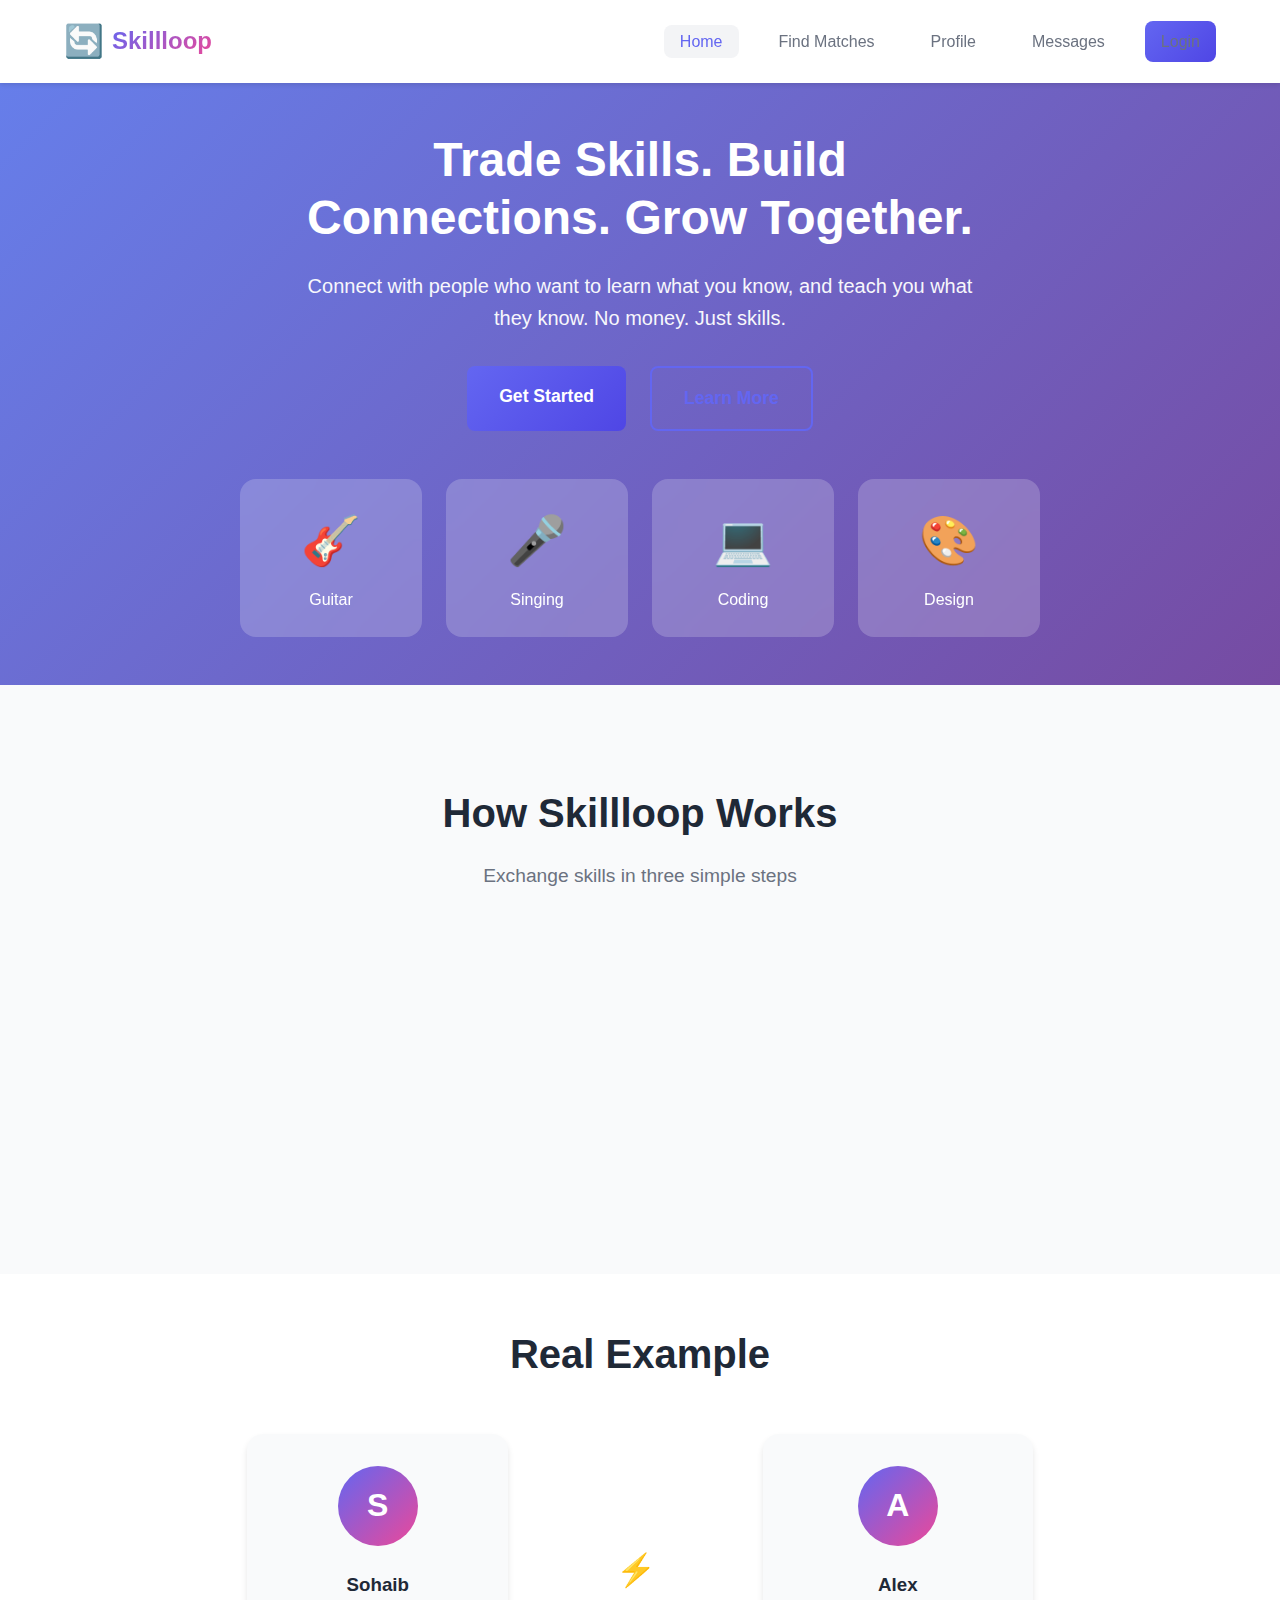
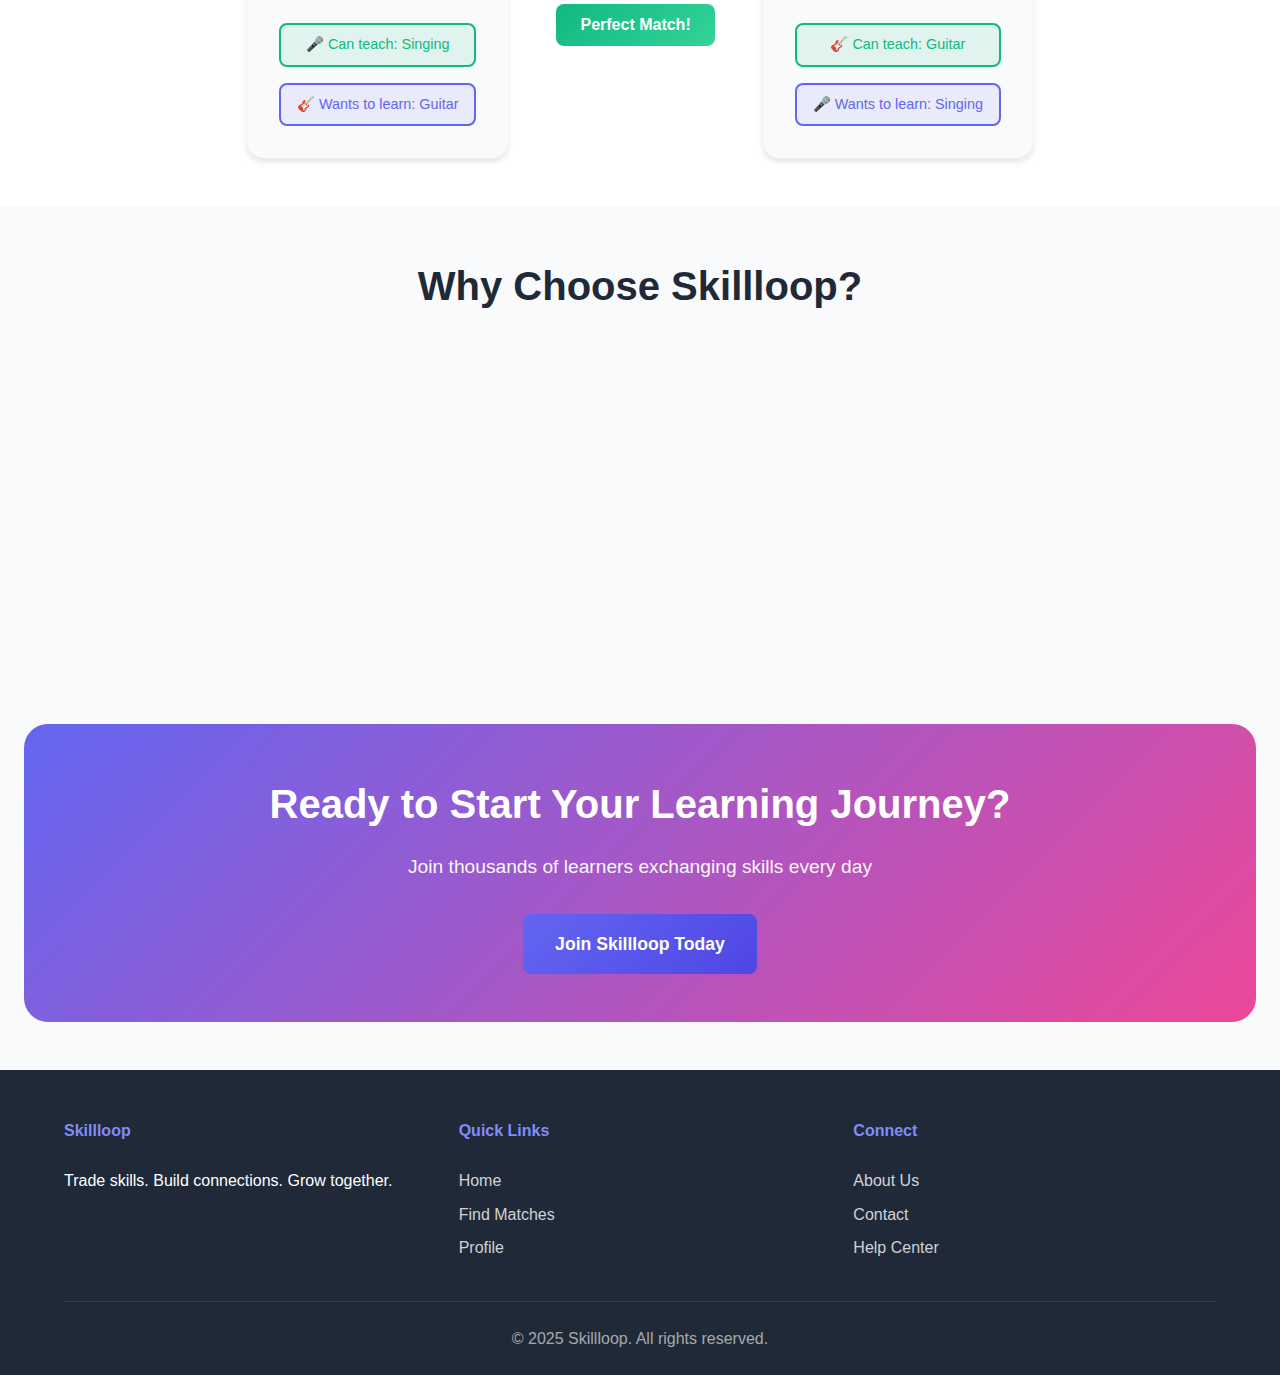
<file: index.html>
<!DOCTYPE html>
<html lang="en">
<head>
    <meta charset="UTF-8">
    <meta name="viewport" content="width=device-width, initial-scale=1.0">
    <title>Skillloop - Trade Skills. Build Connections. Grow Together.</title>
    <link rel="stylesheet" href="styles.css">
</head>
<body>
    <nav class="navbar">
        <div class="container">
            <div class="nav-content">
                <a href="index.html" class="logo">
                    <span class="logo-icon">🔄</span>
                    <span class="logo-text">Skillloop</span>
                </a>
                <ul class="nav-links">
                    <li><a href="index.html" class="active">Home</a></li>
                    <li><a href="matchmaking.html">Find Matches</a></li>
                    <li><a href="profile.html">Profile</a></li>
                    <li><a href="messages.html">Messages</a></li>
                    <li><a href="login.html" class="btn-primary">Login</a></li>
                </ul>
            </div>
        </div>
    </nav>

    <section class="hero">
        <div class="container">
            <div class="hero-content">
                <h1 class="hero-title">Trade Skills. Build Connections. Grow Together.</h1>
                <p class="hero-subtitle">Connect with people who want to learn what you know, and teach you what they know. No money. Just skills.</p>
                <div class="hero-buttons">
                    <a href="signup.html" class="btn-large btn-primary">Get Started</a>
                    <a href="#how-it-works" class="btn-large btn-secondary">Learn More</a>
                </div>
            </div>
            <div class="hero-image">
                <div class="skill-card">
                    <div class="skill-icon">🎸</div>
                    <p>Guitar</p>
                </div>
                <div class="skill-card">
                    <div class="skill-icon">🎤</div>
                    <p>Singing</p>
                </div>
                <div class="skill-card">
                    <div class="skill-icon">💻</div>
                    <p>Coding</p>
                </div>
                <div class="skill-card">
                    <div class="skill-icon">🎨</div>
                    <p>Design</p>
                </div>
            </div>
        </div>
    </section>

    <section id="how-it-works" class="how-it-works">
        <div class="container">
            <h2 class="section-title">How Skillloop Works</h2>
            <p class="section-subtitle">Exchange skills in three simple steps</p>
            <div class="steps">
                <div class="step">
                    <div class="step-number">1</div>
                    <div class="step-icon">📝</div>
                    <h3>Create Your Profile</h3>
                    <p>List the skills you can teach and what you want to learn</p>
                </div>
                <div class="step">
                    <div class="step-number">2</div>
                    <div class="step-icon">🤝</div>
                    <h3>Find Your Match</h3>
                    <p>Our smart matchmaking connects you with complementary learners</p>
                </div>
                <div class="step">
                    <div class="step-number">3</div>
                    <div class="step-icon">🚀</div>
                    <h3>Start Learning</h3>
                    <p>Connect, chat, and begin your skill exchange journey</p>
                </div>
            </div>
        </div>
    </section>

    <section class="example">
        <div class="container">
            <h2 class="section-title">Real Example</h2>
            <div class="example-content">
                <div class="example-card">
                    <div class="avatar">S</div>
                    <h3>Sohaib</h3>
                    <div class="skills-display">
                        <div class="skill-tag teach">🎤 Can teach: Singing</div>
                        <div class="skill-tag learn">🎸 Wants to learn: Guitar</div>
                    </div>
                </div>
                <div class="match-arrow">
                    <span class="arrow-icon">⚡</span>
                    <span class="match-text">Perfect Match!</span>
                </div>
                <div class="example-card">
                    <div class="avatar">A</div>
                    <h3>Alex</h3>
                    <div class="skills-display">
                        <div class="skill-tag teach">🎸 Can teach: Guitar</div>
                        <div class="skill-tag learn">🎤 Wants to learn: Singing</div>
                    </div>
                </div>
            </div>
        </div>
    </section>

    <section class="features">
        <div class="container">
            <h2 class="section-title">Why Choose Skillloop?</h2>
            <div class="feature-grid">
                <div class="feature">
                    <div class="feature-icon">💰</div>
                    <h3>100% Free</h3>
                    <p>No payment required. Exchange skills, not money.</p>
                </div>
                <div class="feature">
                    <div class="feature-icon">🌍</div>
                    <h3>Global Community</h3>
                    <p>Connect with learners from around the world.</p>
                </div>
                <div class="feature">
                    <div class="feature-icon">🎯</div>
                    <h3>Smart Matching</h3>
                    <p>Find the perfect learning partner automatically.</p>
                </div>
                <div class="feature">
                    <div class="feature-icon">💬</div>
                    <h3>Easy Communication</h3>
                    <p>Built-in messaging to coordinate your exchanges.</p>
                </div>
            </div>
        </div>
    </section>

    <section class="cta">
        <div class="container">
            <h2>Ready to Start Your Learning Journey?</h2>
            <p>Join thousands of learners exchanging skills every day</p>
            <a href="signup.html" class="btn-large btn-primary">Join Skillloop Today</a>
        </div>
    </section>

    <footer class="footer">
        <div class="container">
            <div class="footer-content">
                <div class="footer-section">
                    <h4>Skillloop</h4>
                    <p>Trade skills. Build connections. Grow together.</p>
                </div>
                <div class="footer-section">
                    <h4>Quick Links</h4>
                    <ul>
                        <li><a href="index.html">Home</a></li>
                        <li><a href="matchmaking.html">Find Matches</a></li>
                        <li><a href="profile.html">Profile</a></li>
                    </ul>
                </div>
                <div class="footer-section">
                    <h4>Connect</h4>
                    <ul>
                        <li><a href="#">About Us</a></li>
                        <li><a href="#">Contact</a></li>
                        <li><a href="#">Help Center</a></li>
                    </ul>
                </div>
            </div>
            <div class="footer-bottom">
                <p>&copy; 2025 Skillloop. All rights reserved.</p>
            </div>
        </div>
    </footer>

    <script src="script.js"></script>
</body>
</html>
</file>
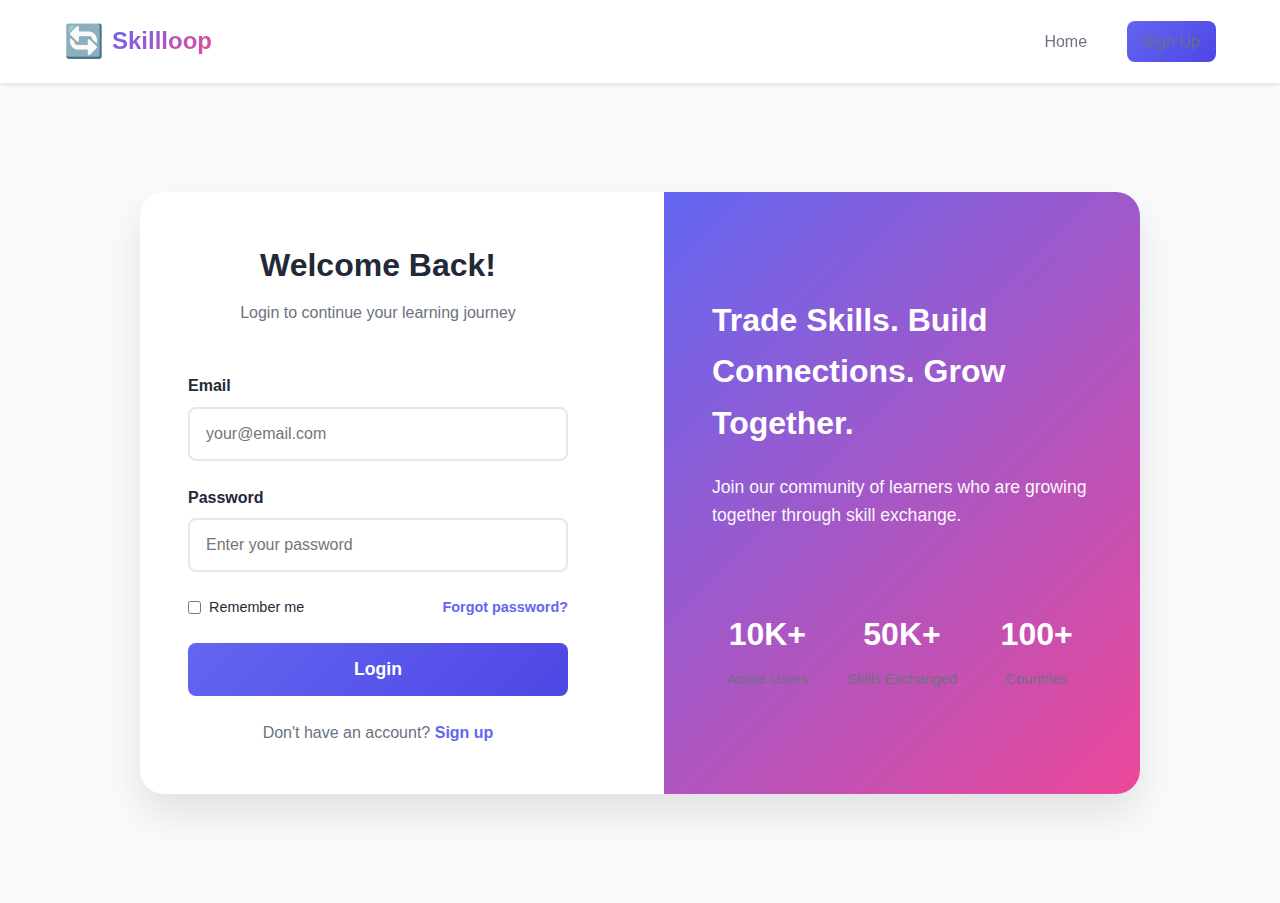
<file: login.html>
<!DOCTYPE html>
<html lang="en">
<head>
    <meta charset="UTF-8">
    <meta name="viewport" content="width=device-width, initial-scale=1.0">
    <title>Login - Skillloop</title>
    <link rel="stylesheet" href="styles.css">
</head>
<body>
    <nav class="navbar">
        <div class="container">
            <div class="nav-content">
                <a href="index.html" class="logo">
                    <span class="logo-icon">🔄</span>
                    <span class="logo-text">Skillloop</span>
                </a>
                <ul class="nav-links">
                    <li><a href="index.html">Home</a></li>
                    <li><a href="signup.html" class="btn-primary">Sign Up</a></li>
                </ul>
            </div>
        </div>
    </nav>

    <section class="auth-section">
        <div class="auth-container">
            <div class="auth-box">
                <div class="auth-header">
                    <h1>Welcome Back!</h1>
                    <p>Login to continue your learning journey</p>
                </div>
                <form id="loginForm" class="auth-form">
                    <div class="form-group">
                        <label for="email">Email</label>
                        <input type="email" id="email" name="email" required placeholder="your@email.com">
                    </div>
                    <div class="form-group">
                        <label for="password">Password</label>
                        <input type="password" id="password" name="password" required placeholder="Enter your password">
                    </div>
                    <div class="form-options">
                        <label class="checkbox-label">
                            <input type="checkbox" name="remember">
                            <span>Remember me</span>
                        </label>
                        <a href="#" class="link">Forgot password?</a>
                    </div>
                    <button type="submit" class="btn-large btn-primary">Login</button>
                </form>
                <div class="auth-footer">
                    <p>Don't have an account? <a href="signup.html" class="link">Sign up</a></p>
                </div>
            </div>
            <div class="auth-visual">
                <h2>Trade Skills. Build Connections. Grow Together.</h2>
                <p>Join our community of learners who are growing together through skill exchange.</p>
                <div class="visual-stats">
                    <div class="stat">
                        <div class="stat-number">10K+</div>
                        <div class="stat-label">Active Users</div>
                    </div>
                    <div class="stat">
                        <div class="stat-number">50K+</div>
                        <div class="stat-label">Skills Exchanged</div>
                    </div>
                    <div class="stat">
                        <div class="stat-number">100+</div>
                        <div class="stat-label">Countries</div>
                    </div>
                </div>
            </div>
        </div>
    </section>

    <script src="script.js"></script>
</body>
</html>
</file>
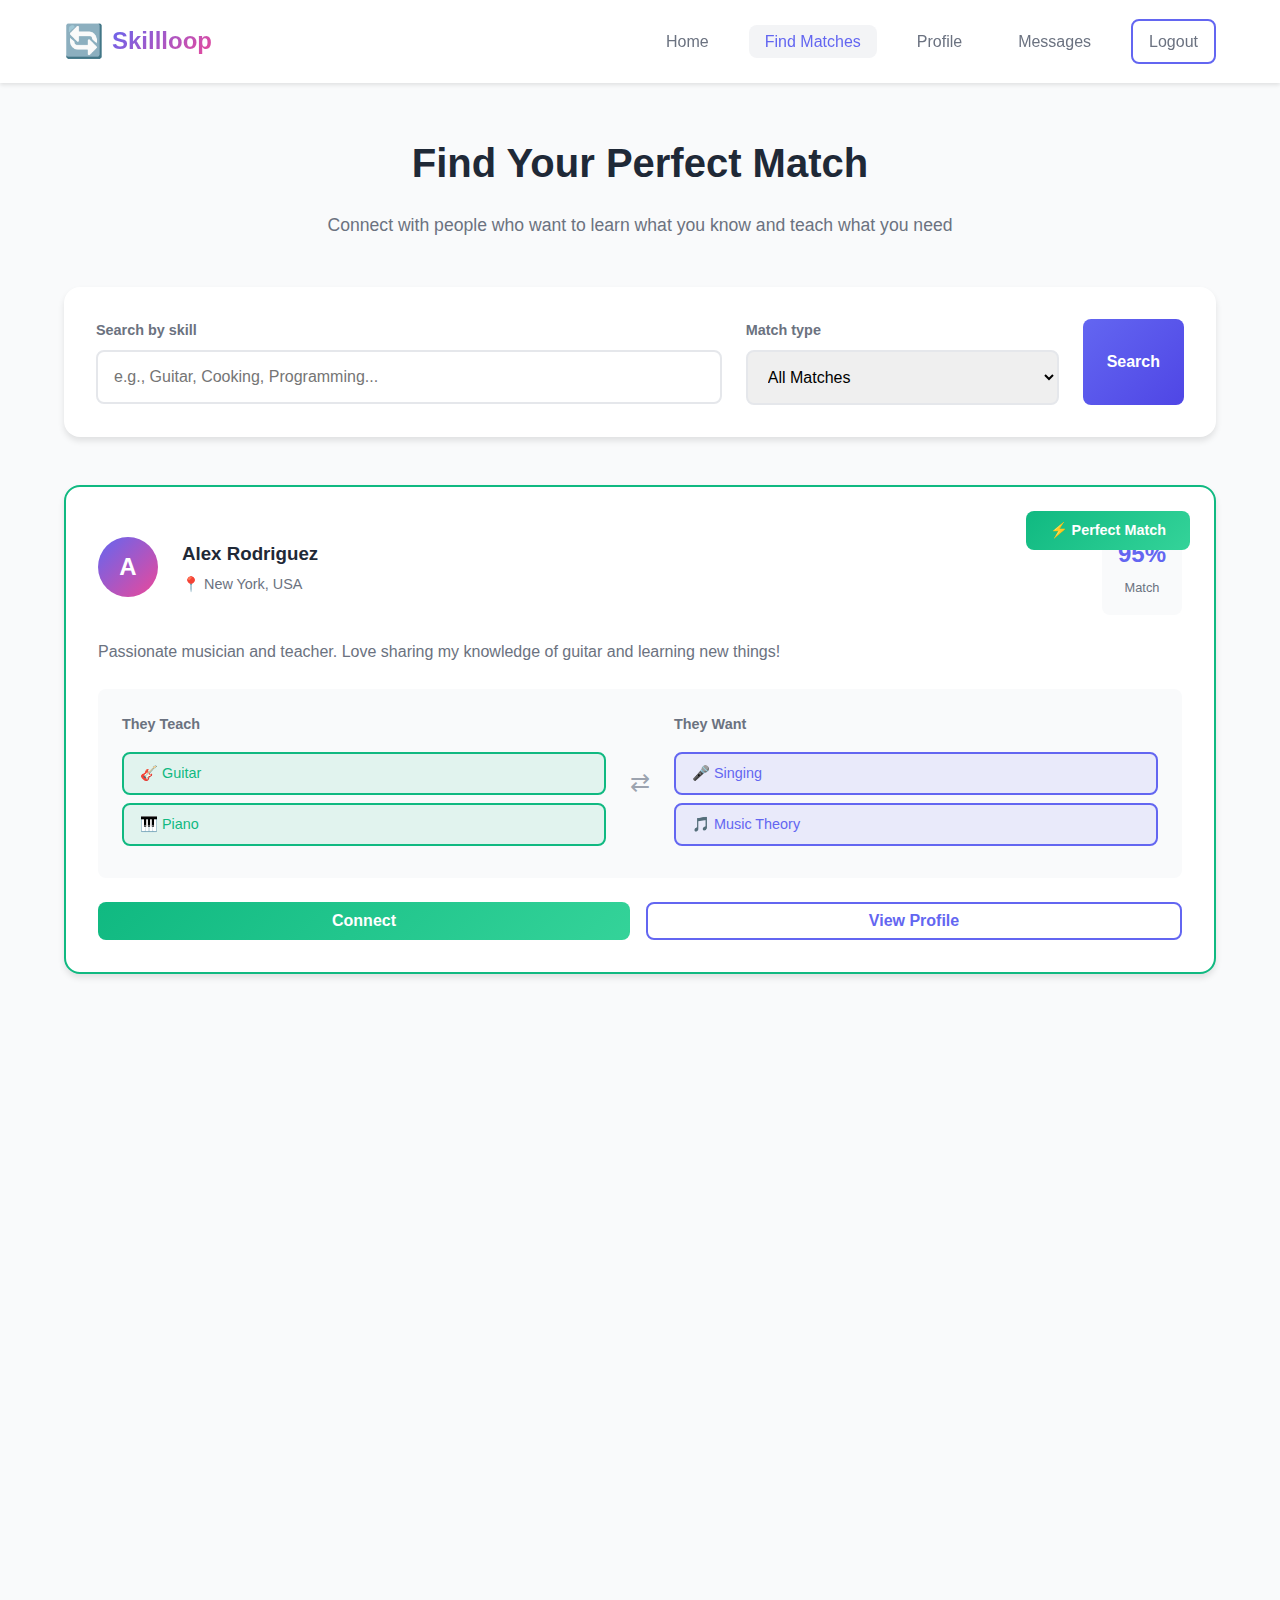
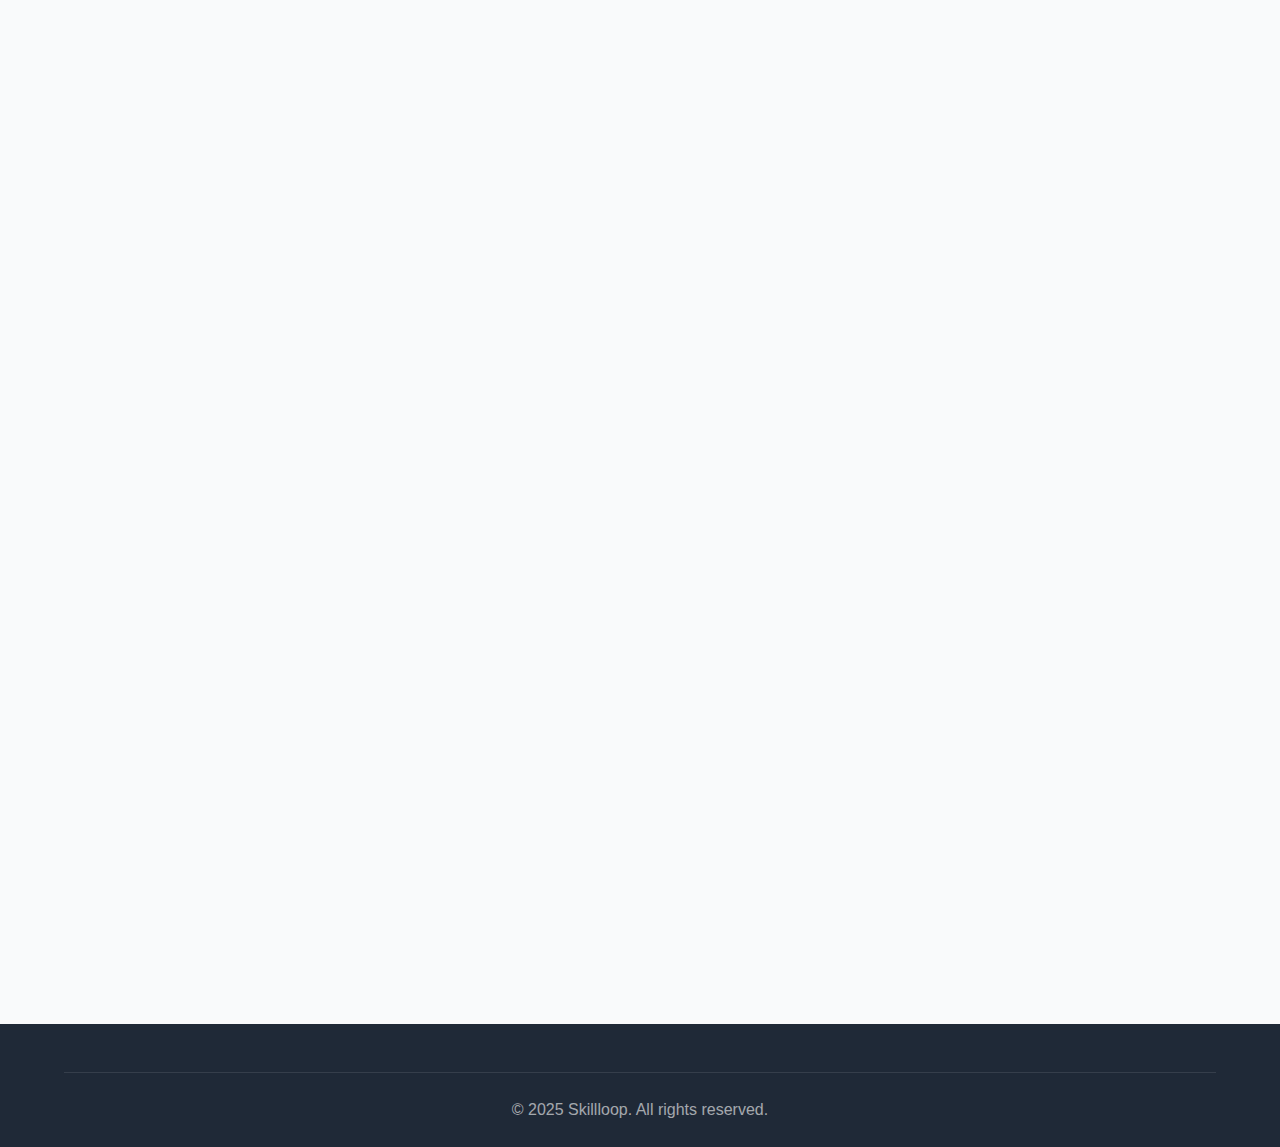
<file: matchmaking.html>
<!DOCTYPE html>
<html lang="en">
<head>
    <meta charset="UTF-8">
    <meta name="viewport" content="width=device-width, initial-scale=1.0">
    <title>Find Matches - Skillloop</title>
    <link rel="stylesheet" href="styles.css">
</head>
<body>
    <nav class="navbar">
        <div class="container">
            <div class="nav-content">
                <a href="index.html" class="logo">
                    <span class="logo-icon">🔄</span>
                    <span class="logo-text">Skillloop</span>
                </a>
                <ul class="nav-links">
                    <li><a href="index.html">Home</a></li>
                    <li><a href="matchmaking.html" class="active">Find Matches</a></li>
                    <li><a href="profile.html">Profile</a></li>
                    <li><a href="messages.html">Messages</a></li>
                    <li><a href="#" class="btn-secondary">Logout</a></li>
                </ul>
            </div>
        </div>
    </nav>

    <section class="matchmaking-section">
        <div class="container">
            <div class="section-header">
                <h1>Find Your Perfect Match</h1>
                <p>Connect with people who want to learn what you know and teach what you need</p>
            </div>

            <div class="search-filters">
                <div class="filter-group">
                    <label>Search by skill</label>
                    <input type="text" id="searchSkill" placeholder="e.g., Guitar, Cooking, Programming...">
                </div>
                <div class="filter-group">
                    <label>Match type</label>
                    <select id="matchType">
                        <option value="all">All Matches</option>
                        <option value="perfect">Perfect Matches</option>
                        <option value="partial">Partial Matches</option>
                    </select>
                </div>
                <button class="btn-primary" id="searchBtn">Search</button>
            </div>

            <div class="matches-container">
                <div class="match-card perfect-match">
                    <div class="match-badge">⚡ Perfect Match</div>
                    <div class="match-header">
                        <div class="match-avatar">A</div>
                        <div class="match-info">
                            <h3>Alex Rodriguez</h3>
                            <p class="match-location">📍 New York, USA</p>
                        </div>
                        <div class="match-score">
                            <span class="score-number">95%</span>
                            <span class="score-label">Match</span>
                        </div>
                    </div>
                    <div class="match-content">
                        <p class="match-bio">Passionate musician and teacher. Love sharing my knowledge of guitar and learning new things!</p>
                        <div class="match-skills">
                            <div class="skill-exchange">
                                <div class="skill-column">
                                    <h4>They Teach</h4>
                                    <div class="skill-tag teach">🎸 Guitar</div>
                                    <div class="skill-tag teach">🎹 Piano</div>
                                </div>
                                <div class="exchange-arrow">⇄</div>
                                <div class="skill-column">
                                    <h4>They Want</h4>
                                    <div class="skill-tag learn">🎤 Singing</div>
                                    <div class="skill-tag learn">🎵 Music Theory</div>
                                </div>
                            </div>
                        </div>
                    </div>
                    <div class="match-actions">
                        <button class="btn-primary btn-connect">Connect</button>
                        <button class="btn-secondary">View Profile</button>
                    </div>
                </div>

                <div class="match-card">
                    <div class="match-header">
                        <div class="match-avatar">S</div>
                        <div class="match-info">
                            <h3>Sarah Chen</h3>
                            <p class="match-location">📍 San Francisco, USA</p>
                        </div>
                        <div class="match-score">
                            <span class="score-number">88%</span>
                            <span class="score-label">Match</span>
                        </div>
                    </div>
                    <div class="match-content">
                        <p class="match-bio">UX designer by day, coding enthusiast by night. Always excited to learn and share!</p>
                        <div class="match-skills">
                            <div class="skill-exchange">
                                <div class="skill-column">
                                    <h4>They Teach</h4>
                                    <div class="skill-tag teach">🎨 UI/UX Design</div>
                                    <div class="skill-tag teach">📱 Figma</div>
                                </div>
                                <div class="exchange-arrow">⇄</div>
                                <div class="skill-column">
                                    <h4>They Want</h4>
                                    <div class="skill-tag learn">💻 Web Development</div>
                                    <div class="skill-tag learn">⚛️ React</div>
                                </div>
                            </div>
                        </div>
                    </div>
                    <div class="match-actions">
                        <button class="btn-primary btn-connect">Connect</button>
                        <button class="btn-secondary">View Profile</button>
                    </div>
                </div>

                <div class="match-card">
                    <div class="match-header">
                        <div class="match-avatar">M</div>
                        <div class="match-info">
                            <h3>Marcus Johnson</h3>
                            <p class="match-location">📍 London, UK</p>
                        </div>
                        <div class="match-score">
                            <span class="score-number">82%</span>
                            <span class="score-label">Match</span>
                        </div>
                    </div>
                    <div class="match-content">
                        <p class="match-bio">Professional chef looking to expand my creative horizons through photography and cooking exchanges.</p>
                        <div class="match-skills">
                            <div class="skill-exchange">
                                <div class="skill-column">
                                    <h4>They Teach</h4>
                                    <div class="skill-tag teach">🍳 Cooking</div>
                                    <div class="skill-tag teach">🍰 Baking</div>
                                </div>
                                <div class="exchange-arrow">⇄</div>
                                <div class="skill-column">
                                    <h4>They Want</h4>
                                    <div class="skill-tag learn">📸 Photography</div>
                                    <div class="skill-tag learn">🎬 Video Editing</div>
                                </div>
                            </div>
                        </div>
                    </div>
                    <div class="match-actions">
                        <button class="btn-primary btn-connect">Connect</button>
                        <button class="btn-secondary">View Profile</button>
                    </div>
                </div>

                <div class="match-card perfect-match">
                    <div class="match-badge">⚡ Perfect Match</div>
                    <div class="match-header">
                        <div class="match-avatar">L</div>
                        <div class="match-info">
                            <h3>Lisa Wang</h3>
                            <p class="match-location">📍 Toronto, Canada</p>
                        </div>
                        <div class="match-score">
                            <span class="score-number">93%</span>
                            <span class="score-label">Match</span>
                        </div>
                    </div>
                    <div class="match-content">
                        <p class="match-bio">Language lover and digital artist. Let's exchange skills and create something amazing!</p>
                        <div class="match-skills">
                            <div class="skill-exchange">
                                <div class="skill-column">
                                    <h4>They Teach</h4>
                                    <div class="skill-tag teach">🇨🇳 Mandarin</div>
                                    <div class="skill-tag teach">🎨 Digital Art</div>
                                </div>
                                <div class="exchange-arrow">⇄</div>
                                <div class="skill-column">
                                    <h4>They Want</h4>
                                    <div class="skill-tag learn">🇪🇸 Spanish</div>
                                    <div class="skill-tag learn">✍️ Creative Writing</div>
                                </div>
                            </div>
                        </div>
                    </div>
                    <div class="match-actions">
                        <button class="btn-primary btn-connect">Connect</button>
                        <button class="btn-secondary">View Profile</button>
                    </div>
                </div>
            </div>
        </div>
    </section>

    <footer class="footer">
        <div class="container">
            <div class="footer-bottom">
                <p>&copy; 2025 Skillloop. All rights reserved.</p>
            </div>
        </div>
    </footer>

    <script src="script.js"></script>
</body>
</html>
</file>
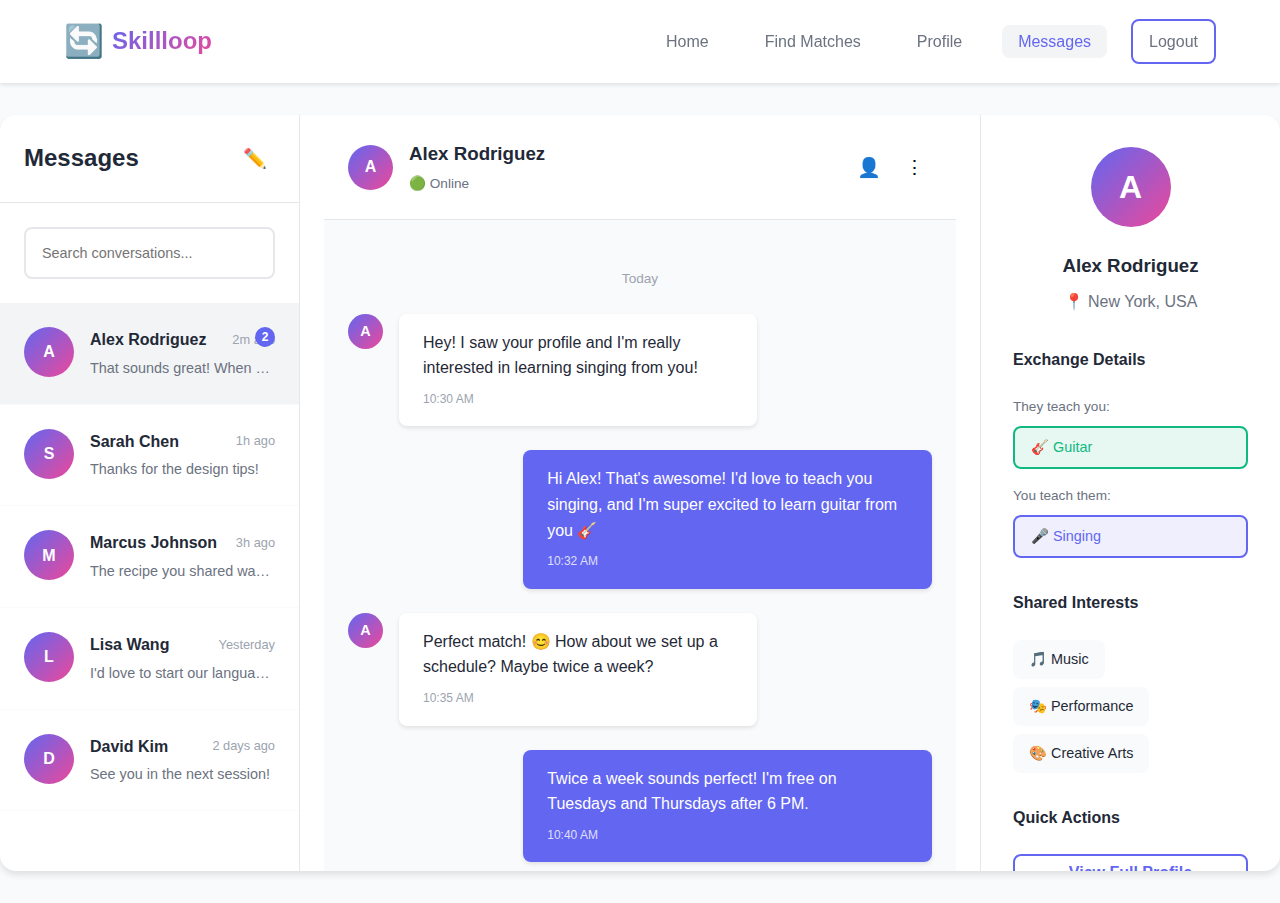
<file: messages.html>
<!DOCTYPE html>
<html lang="en">
<head>
    <meta charset="UTF-8">
    <meta name="viewport" content="width=device-width, initial-scale=1.0">
    <title>Messages - Skillloop</title>
    <link rel="stylesheet" href="styles.css">
</head>
<body>
    <nav class="navbar">
        <div class="container">
            <div class="nav-content">
                <a href="index.html" class="logo">
                    <span class="logo-icon">🔄</span>
                    <span class="logo-text">Skillloop</span>
                </a>
                <ul class="nav-links">
                    <li><a href="index.html">Home</a></li>
                    <li><a href="matchmaking.html">Find Matches</a></li>
                    <li><a href="profile.html">Profile</a></li>
                    <li><a href="messages.html" class="active">Messages</a></li>
                    <li><a href="#" class="btn-secondary">Logout</a></li>
                </ul>
            </div>
        </div>
    </nav>

    <section class="messages-section">
        <div class="messages-container">
            <div class="conversations-panel">
                <div class="panel-header">
                    <h2>Messages</h2>
                    <button class="btn-icon" title="New message">✏️</button>
                </div>
                <div class="search-box">
                    <input type="text" placeholder="Search conversations..." id="searchConversations">
                </div>
                <div class="conversations-list">
                    <div class="conversation-item active" data-user="Alex Rodriguez">
                        <div class="conversation-avatar">A</div>
                        <div class="conversation-info">
                            <div class="conversation-header">
                                <h4>Alex Rodriguez</h4>
                                <span class="conversation-time">2m ago</span>
                            </div>
                            <p class="conversation-preview">That sounds great! When would you...</p>
                            <span class="unread-badge">2</span>
                        </div>
                    </div>
                    <div class="conversation-item" data-user="Sarah Chen">
                        <div class="conversation-avatar">S</div>
                        <div class="conversation-info">
                            <div class="conversation-header">
                                <h4>Sarah Chen</h4>
                                <span class="conversation-time">1h ago</span>
                            </div>
                            <p class="conversation-preview">Thanks for the design tips!</p>
                        </div>
                    </div>
                    <div class="conversation-item" data-user="Marcus Johnson">
                        <div class="conversation-avatar">M</div>
                        <div class="conversation-info">
                            <div class="conversation-header">
                                <h4>Marcus Johnson</h4>
                                <span class="conversation-time">3h ago</span>
                            </div>
                            <p class="conversation-preview">The recipe you shared was amazing!</p>
                        </div>
                    </div>
                    <div class="conversation-item" data-user="Lisa Wang">
                        <div class="conversation-avatar">L</div>
                        <div class="conversation-info">
                            <div class="conversation-header">
                                <h4>Lisa Wang</h4>
                                <span class="conversation-time">Yesterday</span>
                            </div>
                            <p class="conversation-preview">I'd love to start our language exchange</p>
                        </div>
                    </div>
                    <div class="conversation-item" data-user="David Kim">
                        <div class="conversation-avatar">D</div>
                        <div class="conversation-info">
                            <div class="conversation-header">
                                <h4>David Kim</h4>
                                <span class="conversation-time">2 days ago</span>
                            </div>
                            <p class="conversation-preview">See you in the next session!</p>
                        </div>
                    </div>
                </div>
            </div>

            <div class="chat-panel">
                <div class="chat-header">
                    <div class="chat-user-info">
                        <div class="chat-avatar">A</div>
                        <div>
                            <h3>Alex Rodriguez</h3>
                            <p class="user-status">🟢 Online</p>
                        </div>
                    </div>
                    <div class="chat-actions">
                        <button class="btn-icon" title="View profile">👤</button>
                        <button class="btn-icon" title="More options">⋮</button>
                    </div>
                </div>

                <div class="chat-messages" id="chatMessages">
                    <div class="message-date">Today</div>
                    
                    <div class="message received">
                        <div class="message-avatar">A</div>
                        <div class="message-content">
                            <p>Hey! I saw your profile and I'm really interested in learning singing from you!</p>
                            <span class="message-time">10:30 AM</span>
                        </div>
                    </div>

                    <div class="message sent">
                        <div class="message-content">
                            <p>Hi Alex! That's awesome! I'd love to teach you singing, and I'm super excited to learn guitar from you 🎸</p>
                            <span class="message-time">10:32 AM</span>
                        </div>
                    </div>

                    <div class="message received">
                        <div class="message-avatar">A</div>
                        <div class="message-content">
                            <p>Perfect match! 😊 How about we set up a schedule? Maybe twice a week?</p>
                            <span class="message-time">10:35 AM</span>
                        </div>
                    </div>

                    <div class="message sent">
                        <div class="message-content">
                            <p>Twice a week sounds perfect! I'm free on Tuesdays and Thursdays after 6 PM.</p>
                            <span class="message-time">10:40 AM</span>
                        </div>
                    </div>

                    <div class="message received">
                        <div class="message-avatar">A</div>
                        <div class="message-content">
                            <p>That works for me! Should we start this Tuesday?</p>
                            <span class="message-time">11:15 AM</span>
                        </div>
                    </div>

                    <div class="message sent">
                        <div class="message-content">
                            <p>Yes! Let's do it 🎉</p>
                            <span class="message-time">11:16 AM</span>
                        </div>
                    </div>

                    <div class="message received">
                        <div class="message-avatar">A</div>
                        <div class="message-content">
                            <p>That sounds great! When would you like to have our first session?</p>
                            <span class="message-time">Just now</span>
                        </div>
                    </div>
                </div>

                <div class="chat-input">
                    <button class="btn-icon" title="Attach file">📎</button>
                    <input type="text" id="messageInput" placeholder="Type your message...">
                    <button class="btn-icon" title="Send emoji">😊</button>
                    <button class="btn-primary" id="sendMessageBtn">Send</button>
                </div>
            </div>

            <div class="info-panel">
                <div class="info-avatar">A</div>
                <h3>Alex Rodriguez</h3>
                <p class="info-location">📍 New York, USA</p>
                
                <div class="info-section">
                    <h4>Exchange Details</h4>
                    <div class="exchange-info">
                        <div class="exchange-item">
                            <span class="exchange-label">They teach you:</span>
                            <span class="skill-tag teach">🎸 Guitar</span>
                        </div>
                        <div class="exchange-item">
                            <span class="exchange-label">You teach them:</span>
                            <span class="skill-tag learn">🎤 Singing</span>
                        </div>
                    </div>
                </div>

                <div class="info-section">
                    <h4>Shared Interests</h4>
                    <div class="interest-tags">
                        <span class="interest-tag">🎵 Music</span>
                        <span class="interest-tag">🎭 Performance</span>
                        <span class="interest-tag">🎨 Creative Arts</span>
                    </div>
                </div>

                <div class="info-section">
                    <h4>Quick Actions</h4>
                    <button class="btn-secondary btn-full">View Full Profile</button>
                    <button class="btn-secondary btn-full">Schedule Session</button>
                    <button class="btn-secondary btn-full">Share Resources</button>
                </div>
            </div>
        </div>
    </section>

    <script src="script.js"></script>
</body>
</html>
</file>
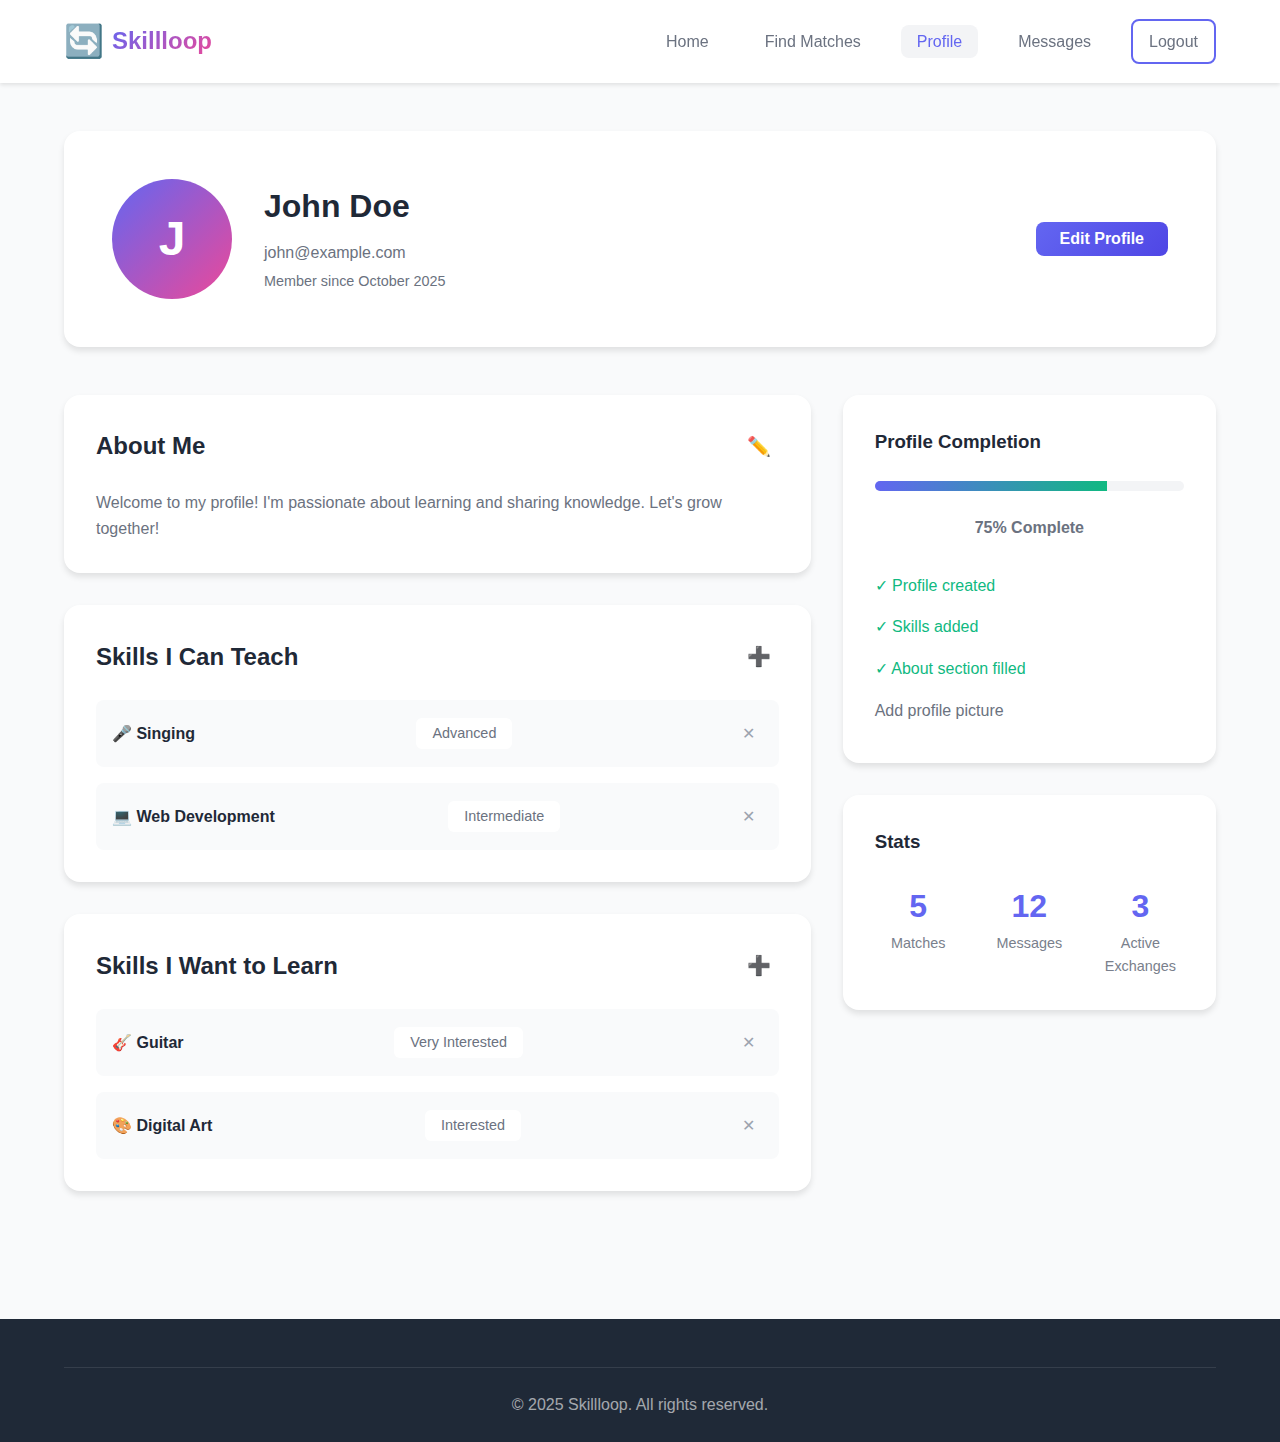
<file: profile.html>
<!DOCTYPE html>
<html lang="en">
<head>
    <meta charset="UTF-8">
    <meta name="viewport" content="width=device-width, initial-scale=1.0">
    <title>My Profile - Skillloop</title>
    <link rel="stylesheet" href="styles.css">
</head>
<body>
    <nav class="navbar">
        <div class="container">
            <div class="nav-content">
                <a href="index.html" class="logo">
                    <span class="logo-icon">🔄</span>
                    <span class="logo-text">Skillloop</span>
                </a>
                <ul class="nav-links">
                    <li><a href="index.html">Home</a></li>
                    <li><a href="matchmaking.html">Find Matches</a></li>
                    <li><a href="profile.html" class="active">Profile</a></li>
                    <li><a href="messages.html">Messages</a></li>
                    <li><a href="#" id="logoutBtn" class="btn-secondary">Logout</a></li>
                </ul>
            </div>
        </div>
    </nav>

    <section class="profile-section">
        <div class="container">
            <div class="profile-header">
                <div class="profile-avatar-large">
                    <span id="profileInitial">J</span>
                </div>
                <div class="profile-info">
                    <h1 id="profileName">John Doe</h1>
                    <p id="profileEmail">john@example.com</p>
                    <p class="profile-joined">Member since October 2025</p>
                </div>
                <button class="btn-primary" id="editProfileBtn">Edit Profile</button>
            </div>

            <div class="profile-content">
                <div class="profile-main">
                    <div class="profile-card">
                        <div class="card-header">
                            <h2>About Me</h2>
                            <button class="btn-icon" id="editAboutBtn">✏️</button>
                        </div>
                        <div class="card-content">
                            <p id="aboutText">Welcome to my profile! I'm passionate about learning and sharing knowledge. Let's grow together!</p>
                            <form id="aboutForm" class="edit-form" style="display: none;">
                                <textarea id="aboutInput" rows="4" placeholder="Tell others about yourself..."></textarea>
                                <div class="form-actions">
                                    <button type="submit" class="btn-primary">Save</button>
                                    <button type="button" class="btn-secondary" id="cancelAboutBtn">Cancel</button>
                                </div>
                            </form>
                        </div>
                    </div>

                    <div class="profile-card">
                        <div class="card-header">
                            <h2>Skills I Can Teach</h2>
                            <button class="btn-icon" id="addTeachSkillBtn">➕</button>
                        </div>
                        <div class="card-content">
                            <div id="teachSkillsList" class="skills-list">
                                <div class="skill-item">
                                    <span class="skill-name">🎤 Singing</span>
                                    <span class="skill-level">Advanced</span>
                                    <button class="btn-remove">✕</button>
                                </div>
                                <div class="skill-item">
                                    <span class="skill-name">💻 Web Development</span>
                                    <span class="skill-level">Intermediate</span>
                                    <button class="btn-remove">✕</button>
                                </div>
                            </div>
                            <form id="addTeachSkillForm" class="skill-form" style="display: none;">
                                <input type="text" id="teachSkillName" placeholder="Skill name" required>
                                <select id="teachSkillLevel">
                                    <option value="Beginner">Beginner</option>
                                    <option value="Intermediate">Intermediate</option>
                                    <option value="Advanced">Advanced</option>
                                </select>
                                <div class="form-actions">
                                    <button type="submit" class="btn-primary">Add</button>
                                    <button type="button" class="btn-secondary" id="cancelTeachSkillBtn">Cancel</button>
                                </div>
                            </form>
                        </div>
                    </div>

                    <div class="profile-card">
                        <div class="card-header">
                            <h2>Skills I Want to Learn</h2>
                            <button class="btn-icon" id="addLearnSkillBtn">➕</button>
                        </div>
                        <div class="card-content">
                            <div id="learnSkillsList" class="skills-list">
                                <div class="skill-item">
                                    <span class="skill-name">🎸 Guitar</span>
                                    <span class="skill-interest">Very Interested</span>
                                    <button class="btn-remove">✕</button>
                                </div>
                                <div class="skill-item">
                                    <span class="skill-name">🎨 Digital Art</span>
                                    <span class="skill-interest">Interested</span>
                                    <button class="btn-remove">✕</button>
                                </div>
                            </div>
                            <form id="addLearnSkillForm" class="skill-form" style="display: none;">
                                <input type="text" id="learnSkillName" placeholder="Skill name" required>
                                <select id="learnSkillInterest">
                                    <option value="Interested">Interested</option>
                                    <option value="Very Interested">Very Interested</option>
                                    <option value="Urgent">Urgent</option>
                                </select>
                                <div class="form-actions">
                                    <button type="submit" class="btn-primary">Add</button>
                                    <button type="button" class="btn-secondary" id="cancelLearnSkillBtn">Cancel</button>
                                </div>
                            </form>
                        </div>
                    </div>
                </div>

                <div class="profile-sidebar">
                    <div class="profile-card">
                        <h3>Profile Completion</h3>
                        <div class="progress-bar">
                            <div class="progress-fill" id="profileProgress" style="width: 75%"></div>
                        </div>
                        <p class="progress-text">75% Complete</p>
                        <ul class="completion-checklist">
                            <li class="completed">✓ Profile created</li>
                            <li class="completed">✓ Skills added</li>
                            <li class="completed">✓ About section filled</li>
                            <li>Add profile picture</li>
                        </ul>
                    </div>

                    <div class="profile-card">
                        <h3>Stats</h3>
                        <div class="stats-grid">
                            <div class="stat-item">
                                <div class="stat-value">5</div>
                                <div class="stat-label">Matches</div>
                            </div>
                            <div class="stat-item">
                                <div class="stat-value">12</div>
                                <div class="stat-label">Messages</div>
                            </div>
                            <div class="stat-item">
                                <div class="stat-value">3</div>
                                <div class="stat-label">Active Exchanges</div>
                            </div>
                        </div>
                    </div>
                </div>
            </div>
        </div>
    </section>

    <footer class="footer">
        <div class="container">
            <div class="footer-bottom">
                <p>&copy; 2025 Skillloop. All rights reserved.</p>
            </div>
        </div>
    </footer>

    <script src="script.js"></script>
</body>
</html>
</file>
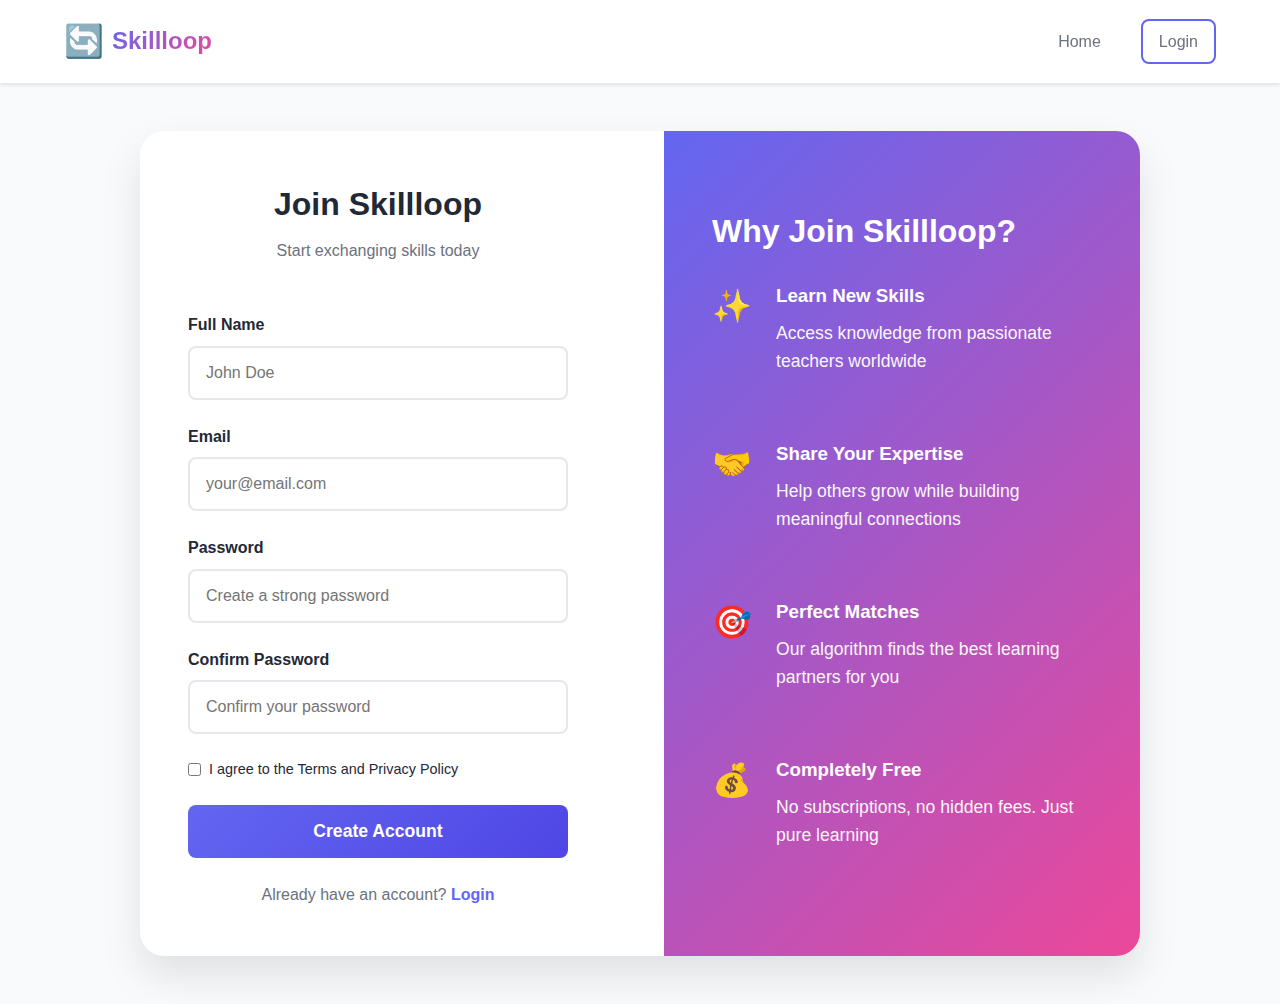
<file: signup.html>
<!DOCTYPE html>
<html lang="en">
<head>
    <meta charset="UTF-8">
    <meta name="viewport" content="width=device-width, initial-scale=1.0">
    <title>Sign Up - Skillloop</title>
    <link rel="stylesheet" href="styles.css">
</head>
<body>
    <nav class="navbar">
        <div class="container">
            <div class="nav-content">
                <a href="index.html" class="logo">
                    <span class="logo-icon">🔄</span>
                    <span class="logo-text">Skillloop</span>
                </a>
                <ul class="nav-links">
                    <li><a href="index.html">Home</a></li>
                    <li><a href="login.html" class="btn-secondary">Login</a></li>
                </ul>
            </div>
        </div>
    </nav>

    <section class="auth-section">
        <div class="auth-container">
            <div class="auth-box">
                <div class="auth-header">
                    <h1>Join Skillloop</h1>
                    <p>Start exchanging skills today</p>
                </div>
                <form id="signupForm" class="auth-form">
                    <div class="form-group">
                        <label for="fullname">Full Name</label>
                        <input type="text" id="fullname" name="fullname" required placeholder="John Doe">
                    </div>
                    <div class="form-group">
                        <label for="email">Email</label>
                        <input type="email" id="email" name="email" required placeholder="your@email.com">
                    </div>
                    <div class="form-group">
                        <label for="password">Password</label>
                        <input type="password" id="password" name="password" required placeholder="Create a strong password">
                    </div>
                    <div class="form-group">
                        <label for="confirmPassword">Confirm Password</label>
                        <input type="password" id="confirmPassword" name="confirmPassword" required placeholder="Confirm your password">
                    </div>
                    <div class="form-options">
                        <label class="checkbox-label">
                            <input type="checkbox" name="terms" required>
                            <span>I agree to the Terms and Privacy Policy</span>
                        </label>
                    </div>
                    <button type="submit" class="btn-large btn-primary">Create Account</button>
                </form>
                <div class="auth-footer">
                    <p>Already have an account? <a href="login.html" class="link">Login</a></p>
                </div>
            </div>
            <div class="auth-visual">
                <h2>Why Join Skillloop?</h2>
                <ul class="benefits-list">
                    <li>
                        <span class="benefit-icon">✨</span>
                        <div>
                            <h3>Learn New Skills</h3>
                            <p>Access knowledge from passionate teachers worldwide</p>
                        </div>
                    </li>
                    <li>
                        <span class="benefit-icon">🤝</span>
                        <div>
                            <h3>Share Your Expertise</h3>
                            <p>Help others grow while building meaningful connections</p>
                        </div>
                    </li>
                    <li>
                        <span class="benefit-icon">🎯</span>
                        <div>
                            <h3>Perfect Matches</h3>
                            <p>Our algorithm finds the best learning partners for you</p>
                        </div>
                    </li>
                    <li>
                        <span class="benefit-icon">💰</span>
                        <div>
                            <h3>Completely Free</h3>
                            <p>No subscriptions, no hidden fees. Just pure learning</p>
                        </div>
                    </li>
                </ul>
            </div>
        </div>
    </section>

    <script src="script.js"></script>
</body>
</html>
</file>
<file: styles.css>
/* ==================== Global Styles ==================== */
* {
    margin: 0;
    padding: 0;
    box-sizing: border-box;
}

:root {
    /* Modern, friendly color palette */
    --primary: #6366f1;
    --primary-dark: #4f46e5;
    --primary-light: #818cf8;
    --secondary: #ec4899;
    --secondary-dark: #db2777;
    --accent: #10b981;
    --accent-light: #34d399;
    
    /* Neutral colors */
    --bg-primary: #ffffff;
    --bg-secondary: #f9fafb;
    --bg-tertiary: #f3f4f6;
    --text-primary: #1f2937;
    --text-secondary: #6b7280;
    --text-light: #9ca3af;
    --border: #e5e7eb;
    --shadow: rgba(0, 0, 0, 0.1);
    
    /* Spacing */
    --spacing-xs: 0.5rem;
    --spacing-sm: 1rem;
    --spacing-md: 1.5rem;
    --spacing-lg: 2rem;
    --spacing-xl: 3rem;
    
    /* Border radius */
    --radius-sm: 0.375rem;
    --radius-md: 0.5rem;
    --radius-lg: 1rem;
    --radius-xl: 1.5rem;
    
    /* Transitions */
    --transition: all 0.3s ease;
}

body {
    font-family: 'Segoe UI', Tahoma, Geneva, Verdana, sans-serif;
    line-height: 1.6;
    color: var(--text-primary);
    background-color: var(--bg-secondary);
}

.container {
    max-width: 1200px;
    margin: 0 auto;
    padding: 0 var(--spacing-md);
}

/* ==================== Navigation ==================== */
.navbar {
    background-color: var(--bg-primary);
    box-shadow: 0 2px 4px var(--shadow);
    position: sticky;
    top: 0;
    z-index: 100;
}

.nav-content {
    display: flex;
    justify-content: space-between;
    align-items: center;
    padding: var(--spacing-sm) 0;
}

.logo {
    display: flex;
    align-items: center;
    gap: var(--spacing-xs);
    text-decoration: none;
    color: var(--text-primary);
    font-size: 1.5rem;
    font-weight: bold;
}

.logo-icon {
    font-size: 2rem;
}

.logo-text {
    background: linear-gradient(135deg, var(--primary), var(--secondary));
    -webkit-background-clip: text;
    -webkit-text-fill-color: transparent;
    background-clip: text;
}

.nav-links {
    display: flex;
    list-style: none;
    gap: var(--spacing-md);
    align-items: center;
}

.nav-links a {
    text-decoration: none;
    color: var(--text-secondary);
    font-weight: 500;
    transition: var(--transition);
    padding: var(--spacing-xs) var(--spacing-sm);
    border-radius: var(--radius-md);
}

.nav-links a:hover {
    color: var(--primary);
}

.nav-links a.active {
    color: var(--primary);
    background-color: var(--bg-tertiary);
}

/* ==================== Buttons ==================== */
.btn-primary, .btn-secondary, .btn-large {
    padding: var(--spacing-xs) var(--spacing-md);
    border-radius: var(--radius-md);
    font-weight: 600;
    text-decoration: none;
    display: inline-block;
    transition: var(--transition);
    border: none;
    cursor: pointer;
    font-size: 1rem;
}

.btn-primary {
    background: linear-gradient(135deg, var(--primary), var(--primary-dark));
    color: white;
}

.btn-primary:hover {
    transform: translateY(-2px);
    box-shadow: 0 4px 12px rgba(99, 102, 241, 0.4);
}

.btn-secondary {
    background-color: transparent;
    color: var(--primary);
    border: 2px solid var(--primary);
}

.btn-secondary:hover {
    background-color: var(--primary);
    color: white;
}

.btn-large {
    padding: var(--spacing-sm) var(--spacing-lg);
    font-size: 1.1rem;
}

.btn-icon {
    background: none;
    border: none;
    font-size: 1.2rem;
    cursor: pointer;
    padding: var(--spacing-xs);
    border-radius: var(--radius-sm);
    transition: var(--transition);
}

.btn-icon:hover {
    background-color: var(--bg-tertiary);
}

.btn-remove {
    background: none;
    border: none;
    color: var(--text-light);
    cursor: pointer;
    font-size: 1rem;
    padding: var(--spacing-xs);
    border-radius: var(--radius-sm);
    transition: var(--transition);
}

.btn-remove:hover {
    color: var(--secondary);
    background-color: rgba(236, 72, 153, 0.1);
}

.btn-full {
    width: 100%;
    margin-bottom: var(--spacing-xs);
}

.btn-connect {
    background: linear-gradient(135deg, var(--accent), var(--accent-light));
}

/* ==================== Hero Section ==================== */
.hero {
    background: linear-gradient(135deg, #667eea 0%, #764ba2 100%);
    color: white;
    padding: var(--spacing-xl) 0;
    margin-bottom: var(--spacing-xl);
}

.hero-content {
    text-align: center;
    max-width: 700px;
    margin: 0 auto var(--spacing-xl);
}

.hero-title {
    font-size: 3rem;
    margin-bottom: var(--spacing-md);
    line-height: 1.2;
}

.hero-subtitle {
    font-size: 1.25rem;
    margin-bottom: var(--spacing-lg);
    opacity: 0.95;
}

.hero-buttons {
    display: flex;
    gap: var(--spacing-md);
    justify-content: center;
    flex-wrap: wrap;
}

.hero-image {
    display: grid;
    grid-template-columns: repeat(auto-fit, minmax(150px, 1fr));
    gap: var(--spacing-md);
    max-width: 800px;
    margin: 0 auto;
}

.skill-card {
    background: rgba(255, 255, 255, 0.2);
    backdrop-filter: blur(10px);
    border-radius: var(--radius-lg);
    padding: var(--spacing-md);
    text-align: center;
    transition: var(--transition);
}

.skill-card:hover {
    transform: translateY(-5px);
    background: rgba(255, 255, 255, 0.25);
}

.skill-icon {
    font-size: 3rem;
    margin-bottom: var(--spacing-xs);
}

/* ==================== Sections ==================== */
.how-it-works, .example, .features, .cta {
    padding: var(--spacing-xl) 0;
}

.section-title {
    font-size: 2.5rem;
    text-align: center;
    margin-bottom: var(--spacing-sm);
    color: var(--text-primary);
}

.section-subtitle {
    text-align: center;
    color: var(--text-secondary);
    font-size: 1.2rem;
    margin-bottom: var(--spacing-xl);
}

.steps {
    display: grid;
    grid-template-columns: repeat(auto-fit, minmax(250px, 1fr));
    gap: var(--spacing-lg);
    margin-top: var(--spacing-xl);
}

.step {
    background: var(--bg-primary);
    padding: var(--spacing-lg);
    border-radius: var(--radius-lg);
    text-align: center;
    position: relative;
    box-shadow: 0 4px 6px var(--shadow);
    transition: var(--transition);
}

.step:hover {
    transform: translateY(-5px);
    box-shadow: 0 8px 16px var(--shadow);
}

.step-number {
    position: absolute;
    top: -15px;
    left: 50%;
    transform: translateX(-50%);
    background: linear-gradient(135deg, var(--primary), var(--secondary));
    color: white;
    width: 40px;
    height: 40px;
    border-radius: 50%;
    display: flex;
    align-items: center;
    justify-content: center;
    font-weight: bold;
    font-size: 1.2rem;
}

.step-icon {
    font-size: 3rem;
    margin: var(--spacing-md) 0;
}

.step h3 {
    margin-bottom: var(--spacing-sm);
    color: var(--text-primary);
}

/* ==================== Example Section ==================== */
.example {
    background: var(--bg-primary);
}

.example-content {
    display: flex;
    align-items: center;
    justify-content: center;
    gap: var(--spacing-xl);
    flex-wrap: wrap;
    margin-top: var(--spacing-xl);
}

.example-card {
    background: var(--bg-secondary);
    padding: var(--spacing-lg);
    border-radius: var(--radius-lg);
    text-align: center;
    box-shadow: 0 4px 6px var(--shadow);
    min-width: 250px;
}

.avatar {
    width: 80px;
    height: 80px;
    border-radius: 50%;
    background: linear-gradient(135deg, var(--primary), var(--secondary));
    color: white;
    display: flex;
    align-items: center;
    justify-content: center;
    font-size: 2rem;
    font-weight: bold;
    margin: 0 auto var(--spacing-md);
}

.skills-display {
    margin-top: var(--spacing-md);
    display: flex;
    flex-direction: column;
    gap: var(--spacing-sm);
}

.skill-tag {
    padding: var(--spacing-xs) var(--spacing-sm);
    border-radius: var(--radius-md);
    font-size: 0.9rem;
    font-weight: 500;
}

.skill-tag.teach {
    background: rgba(16, 185, 129, 0.1);
    color: var(--accent);
    border: 2px solid var(--accent);
}

.skill-tag.learn {
    background: rgba(99, 102, 241, 0.1);
    color: var(--primary);
    border: 2px solid var(--primary);
}

.match-arrow {
    display: flex;
    flex-direction: column;
    align-items: center;
    gap: var(--spacing-xs);
}

.arrow-icon {
    font-size: 2rem;
    color: var(--accent);
}

.match-text {
    background: linear-gradient(135deg, var(--accent), var(--accent-light));
    color: white;
    padding: var(--spacing-xs) var(--spacing-md);
    border-radius: var(--radius-md);
    font-weight: 600;
}

/* ==================== Features ==================== */
.feature-grid {
    display: grid;
    grid-template-columns: repeat(auto-fit, minmax(250px, 1fr));
    gap: var(--spacing-lg);
    margin-top: var(--spacing-xl);
}

.feature {
    background: var(--bg-primary);
    padding: var(--spacing-lg);
    border-radius: var(--radius-lg);
    text-align: center;
    box-shadow: 0 4px 6px var(--shadow);
}

.feature-icon {
    font-size: 3rem;
    margin-bottom: var(--spacing-md);
}

.feature h3 {
    margin-bottom: var(--spacing-sm);
    color: var(--text-primary);
}

/* ==================== CTA Section ==================== */
.cta {
    background: linear-gradient(135deg, var(--primary), var(--secondary));
    color: white;
    text-align: center;
    border-radius: var(--radius-xl);
    padding: var(--spacing-xl);
    margin: var(--spacing-xl) var(--spacing-md);
}

.cta h2 {
    font-size: 2.5rem;
    margin-bottom: var(--spacing-sm);
}

.cta p {
    font-size: 1.2rem;
    margin-bottom: var(--spacing-lg);
    opacity: 0.95;
}

/* ==================== Footer ==================== */
.footer {
    background-color: var(--text-primary);
    color: white;
    padding: var(--spacing-xl) 0 var(--spacing-md);
    margin-top: var(--spacing-xl);
}

.footer-content {
    display: grid;
    grid-template-columns: repeat(auto-fit, minmax(200px, 1fr));
    gap: var(--spacing-lg);
    margin-bottom: var(--spacing-lg);
}

.footer-section h4 {
    margin-bottom: var(--spacing-md);
    color: var(--primary-light);
}

.footer-section ul {
    list-style: none;
}

.footer-section ul li {
    margin-bottom: var(--spacing-xs);
}

.footer-section a {
    color: rgba(255, 255, 255, 0.8);
    text-decoration: none;
    transition: var(--transition);
}

.footer-section a:hover {
    color: white;
}

.footer-bottom {
    text-align: center;
    padding-top: var(--spacing-md);
    border-top: 1px solid rgba(255, 255, 255, 0.1);
    color: rgba(255, 255, 255, 0.6);
}

/* ==================== Auth Pages ==================== */
.auth-section {
    min-height: calc(100vh - 80px);
    display: flex;
    align-items: center;
    padding: var(--spacing-xl) 0;
}

.auth-container {
    display: grid;
    grid-template-columns: 1fr 1fr;
    gap: var(--spacing-xl);
    background: var(--bg-primary);
    border-radius: var(--radius-xl);
    overflow: hidden;
    box-shadow: 0 20px 40px var(--shadow);
    max-width: 1000px;
    margin: 0 auto;
}

.auth-box {
    padding: var(--spacing-xl);
}

.auth-header {
    text-align: center;
    margin-bottom: var(--spacing-xl);
}

.auth-header h1 {
    font-size: 2rem;
    margin-bottom: var(--spacing-xs);
    color: var(--text-primary);
}

.auth-header p {
    color: var(--text-secondary);
}

.auth-form {
    display: flex;
    flex-direction: column;
    gap: var(--spacing-md);
}

.form-group {
    display: flex;
    flex-direction: column;
    gap: var(--spacing-xs);
}

.form-group label {
    font-weight: 600;
    color: var(--text-primary);
}

.form-group input, .form-group select, .form-group textarea {
    padding: var(--spacing-sm);
    border: 2px solid var(--border);
    border-radius: var(--radius-md);
    font-size: 1rem;
    transition: var(--transition);
    font-family: inherit;
}

.form-group input:focus, .form-group select:focus, .form-group textarea:focus {
    outline: none;
    border-color: var(--primary);
    box-shadow: 0 0 0 3px rgba(99, 102, 241, 0.1);
}

.form-options {
    display: flex;
    justify-content: space-between;
    align-items: center;
    font-size: 0.9rem;
}

.checkbox-label {
    display: flex;
    align-items: center;
    gap: var(--spacing-xs);
    cursor: pointer;
}

.link {
    color: var(--primary);
    text-decoration: none;
    font-weight: 600;
}

.link:hover {
    text-decoration: underline;
}

.auth-footer {
    text-align: center;
    margin-top: var(--spacing-md);
    color: var(--text-secondary);
}

.auth-visual {
    background: linear-gradient(135deg, var(--primary), var(--secondary));
    color: white;
    padding: var(--spacing-xl);
    display: flex;
    flex-direction: column;
    justify-content: center;
}

.auth-visual h2 {
    font-size: 2rem;
    margin-bottom: var(--spacing-md);
}

.auth-visual p {
    font-size: 1.1rem;
    margin-bottom: var(--spacing-lg);
    opacity: 0.95;
}

.visual-stats {
    display: grid;
    grid-template-columns: repeat(3, 1fr);
    gap: var(--spacing-md);
    margin-top: var(--spacing-xl);
}

.stat {
    text-align: center;
}

.stat-number {
    font-size: 2rem;
    font-weight: bold;
    margin-bottom: var(--spacing-xs);
}

.stat-label {
    font-size: 0.9rem;
    opacity: 0.9;
}

.benefits-list {
    list-style: none;
    display: flex;
    flex-direction: column;
    gap: var(--spacing-lg);
}

.benefits-list li {
    display: flex;
    gap: var(--spacing-md);
    align-items: flex-start;
}

.benefit-icon {
    font-size: 2rem;
    flex-shrink: 0;
}

.benefits-list h3 {
    margin-bottom: var(--spacing-xs);
}

/* ==================== Profile Page ==================== */
.profile-section {
    padding: var(--spacing-xl) 0;
}

.profile-header {
    background: var(--bg-primary);
    padding: var(--spacing-xl);
    border-radius: var(--radius-lg);
    display: flex;
    align-items: center;
    gap: var(--spacing-lg);
    margin-bottom: var(--spacing-xl);
    box-shadow: 0 4px 6px var(--shadow);
}

.profile-avatar-large {
    width: 120px;
    height: 120px;
    border-radius: 50%;
    background: linear-gradient(135deg, var(--primary), var(--secondary));
    color: white;
    display: flex;
    align-items: center;
    justify-content: center;
    font-size: 3rem;
    font-weight: bold;
    flex-shrink: 0;
}

.profile-info {
    flex-grow: 1;
}

.profile-info h1 {
    font-size: 2rem;
    margin-bottom: var(--spacing-xs);
}

.profile-info p {
    color: var(--text-secondary);
    margin-bottom: 0.25rem;
}

.profile-joined {
    font-size: 0.9rem;
}

.profile-content {
    display: grid;
    grid-template-columns: 2fr 1fr;
    gap: var(--spacing-lg);
}

.profile-card {
    background: var(--bg-primary);
    padding: var(--spacing-lg);
    border-radius: var(--radius-lg);
    box-shadow: 0 4px 6px var(--shadow);
    margin-bottom: var(--spacing-lg);
}

.card-header {
    display: flex;
    justify-content: space-between;
    align-items: center;
    margin-bottom: var(--spacing-md);
}

.card-header h2, .card-header h3 {
    color: var(--text-primary);
}

.card-content {
    color: var(--text-secondary);
}

.skills-list {
    display: flex;
    flex-direction: column;
    gap: var(--spacing-sm);
}

.skill-item {
    display: flex;
    align-items: center;
    justify-content: space-between;
    padding: var(--spacing-sm);
    background: var(--bg-secondary);
    border-radius: var(--radius-md);
    transition: var(--transition);
}

.skill-item:hover {
    background: var(--bg-tertiary);
}

.skill-name {
    font-weight: 600;
    color: var(--text-primary);
}

.skill-level, .skill-interest {
    font-size: 0.9rem;
    color: var(--text-secondary);
    background: var(--bg-primary);
    padding: 0.25rem var(--spacing-sm);
    border-radius: var(--radius-sm);
}

.skill-form {
    display: flex;
    flex-direction: column;
    gap: var(--spacing-sm);
    margin-top: var(--spacing-md);
    padding: var(--spacing-md);
    background: var(--bg-secondary);
    border-radius: var(--radius-md);
}

.skill-form input, .skill-form select {
    padding: var(--spacing-sm);
    border: 2px solid var(--border);
    border-radius: var(--radius-md);
    font-size: 1rem;
}

.form-actions {
    display: flex;
    gap: var(--spacing-sm);
}

.edit-form {
    margin-top: var(--spacing-md);
}

.edit-form textarea {
    width: 100%;
    padding: var(--spacing-sm);
    border: 2px solid var(--border);
    border-radius: var(--radius-md);
    font-size: 1rem;
    font-family: inherit;
    resize: vertical;
}

.progress-bar {
    width: 100%;
    height: 10px;
    background: var(--bg-tertiary);
    border-radius: 10px;
    overflow: hidden;
    margin: var(--spacing-md) 0;
}

.progress-fill {
    height: 100%;
    background: linear-gradient(90deg, var(--primary), var(--accent));
    transition: width 0.3s ease;
}

.progress-text {
    text-align: center;
    color: var(--text-secondary);
    font-weight: 600;
    margin-bottom: var(--spacing-md);
}

.completion-checklist {
    list-style: none;
}

.completion-checklist li {
    padding: var(--spacing-xs) 0;
    color: var(--text-secondary);
}

.completion-checklist li.completed {
    color: var(--accent);
}

.stats-grid {
    display: grid;
    grid-template-columns: repeat(3, 1fr);
    gap: var(--spacing-md);
    margin-top: var(--spacing-md);
}

.stat-item {
    text-align: center;
}

.stat-value {
    font-size: 2rem;
    font-weight: bold;
    color: var(--primary);
}

.stat-label {
    font-size: 0.9rem;
    color: var(--text-secondary);
}

/* ==================== Matchmaking Page ==================== */
.matchmaking-section {
    padding: var(--spacing-xl) 0;
}

.section-header {
    text-align: center;
    margin-bottom: var(--spacing-xl);
}

.section-header h1 {
    font-size: 2.5rem;
    margin-bottom: var(--spacing-sm);
}

.section-header p {
    color: var(--text-secondary);
    font-size: 1.1rem;
}

.search-filters {
    background: var(--bg-primary);
    padding: var(--spacing-lg);
    border-radius: var(--radius-lg);
    display: grid;
    grid-template-columns: 2fr 1fr auto;
    gap: var(--spacing-md);
    margin-bottom: var(--spacing-xl);
    box-shadow: 0 4px 6px var(--shadow);
}

.filter-group {
    display: flex;
    flex-direction: column;
    gap: var(--spacing-xs);
}

.filter-group label {
    font-weight: 600;
    font-size: 0.9rem;
    color: var(--text-secondary);
}

.filter-group input, .filter-group select {
    padding: var(--spacing-sm);
    border: 2px solid var(--border);
    border-radius: var(--radius-md);
    font-size: 1rem;
}

.matches-container {
    display: grid;
    gap: var(--spacing-lg);
}

.match-card {
    background: var(--bg-primary);
    padding: var(--spacing-lg);
    border-radius: var(--radius-lg);
    box-shadow: 0 4px 6px var(--shadow);
    transition: var(--transition);
    position: relative;
}

.match-card:hover {
    transform: translateY(-3px);
    box-shadow: 0 8px 16px var(--shadow);
}

.match-card.perfect-match {
    border: 2px solid var(--accent);
}

.match-badge {
    position: absolute;
    top: var(--spacing-md);
    right: var(--spacing-md);
    background: linear-gradient(135deg, var(--accent), var(--accent-light));
    color: white;
    padding: var(--spacing-xs) var(--spacing-md);
    border-radius: var(--radius-md);
    font-weight: 600;
    font-size: 0.9rem;
}

.match-header {
    display: flex;
    align-items: center;
    gap: var(--spacing-md);
    margin-bottom: var(--spacing-md);
}

.match-avatar {
    width: 60px;
    height: 60px;
    border-radius: 50%;
    background: linear-gradient(135deg, var(--primary), var(--secondary));
    color: white;
    display: flex;
    align-items: center;
    justify-content: center;
    font-size: 1.5rem;
    font-weight: bold;
    flex-shrink: 0;
}

.match-info {
    flex-grow: 1;
}

.match-info h3 {
    margin-bottom: 0.25rem;
}

.match-location {
    color: var(--text-secondary);
    font-size: 0.9rem;
}

.match-score {
    text-align: center;
    padding: var(--spacing-sm);
    background: var(--bg-secondary);
    border-radius: var(--radius-md);
}

.score-number {
    display: block;
    font-size: 1.5rem;
    font-weight: bold;
    color: var(--primary);
}

.score-label {
    font-size: 0.8rem;
    color: var(--text-secondary);
}

.match-bio {
    margin-bottom: var(--spacing-md);
    color: var(--text-secondary);
}

.match-skills {
    background: var(--bg-secondary);
    padding: var(--spacing-md);
    border-radius: var(--radius-md);
    margin-bottom: var(--spacing-md);
}

.skill-exchange {
    display: grid;
    grid-template-columns: 1fr auto 1fr;
    gap: var(--spacing-md);
    align-items: center;
}

.skill-column h4 {
    margin-bottom: var(--spacing-sm);
    font-size: 0.9rem;
    color: var(--text-secondary);
}

.skill-column .skill-tag {
    display: block;
    margin-bottom: var(--spacing-xs);
}

.exchange-arrow {
    font-size: 1.5rem;
    color: var(--text-light);
}

.match-actions {
    display: flex;
    gap: var(--spacing-sm);
}

.match-actions button {
    flex: 1;
}

/* ==================== Messages Page ==================== */
.messages-section {
    padding: var(--spacing-lg) 0;
    height: calc(100vh - 80px);
}

.messages-container {
    display: grid;
    grid-template-columns: 300px 1fr 300px;
    gap: var(--spacing-md);
    height: 100%;
    background: var(--bg-primary);
    border-radius: var(--radius-lg);
    overflow: hidden;
    box-shadow: 0 4px 6px var(--shadow);
}

.conversations-panel, .chat-panel, .info-panel {
    display: flex;
    flex-direction: column;
}

.conversations-panel {
    border-right: 1px solid var(--border);
}

.info-panel {
    border-left: 1px solid var(--border);
    padding: var(--spacing-lg);
}

.panel-header {
    display: flex;
    justify-content: space-between;
    align-items: center;
    padding: var(--spacing-md);
    border-bottom: 1px solid var(--border);
}

.search-box {
    padding: var(--spacing-md);
}

.search-box input {
    width: 100%;
    padding: var(--spacing-sm);
    border: 2px solid var(--border);
    border-radius: var(--radius-md);
    font-size: 0.9rem;
}

.conversations-list {
    flex: 1;
    overflow-y: auto;
}

.conversation-item {
    display: flex;
    gap: var(--spacing-sm);
    padding: var(--spacing-md);
    cursor: pointer;
    transition: var(--transition);
    position: relative;
    border-bottom: 1px solid var(--bg-secondary);
}

.conversation-item:hover {
    background: var(--bg-secondary);
}

.conversation-item.active {
    background: var(--bg-tertiary);
}

.conversation-avatar {
    width: 50px;
    height: 50px;
    border-radius: 50%;
    background: linear-gradient(135deg, var(--primary), var(--secondary));
    color: white;
    display: flex;
    align-items: center;
    justify-content: center;
    font-weight: bold;
    flex-shrink: 0;
}

.conversation-info {
    flex: 1;
    min-width: 0;
}

.conversation-header {
    display: flex;
    justify-content: space-between;
    align-items: center;
    margin-bottom: 0.25rem;
}

.conversation-header h4 {
    font-size: 1rem;
    font-weight: 600;
}

.conversation-time {
    font-size: 0.8rem;
    color: var(--text-light);
}

.conversation-preview {
    font-size: 0.9rem;
    color: var(--text-secondary);
    white-space: nowrap;
    overflow: hidden;
    text-overflow: ellipsis;
}

.unread-badge {
    position: absolute;
    top: var(--spacing-md);
    right: var(--spacing-md);
    background: var(--primary);
    color: white;
    width: 20px;
    height: 20px;
    border-radius: 50%;
    display: flex;
    align-items: center;
    justify-content: center;
    font-size: 0.75rem;
    font-weight: bold;
}

.chat-header {
    display: flex;
    justify-content: space-between;
    align-items: center;
    padding: var(--spacing-md);
    border-bottom: 1px solid var(--border);
}

.chat-user-info {
    display: flex;
    align-items: center;
    gap: var(--spacing-sm);
}

.chat-avatar {
    width: 45px;
    height: 45px;
    border-radius: 50%;
    background: linear-gradient(135deg, var(--primary), var(--secondary));
    color: white;
    display: flex;
    align-items: center;
    justify-content: center;
    font-weight: bold;
}

.chat-user-info h3 {
    margin-bottom: 0.25rem;
}

.user-status {
    font-size: 0.85rem;
    color: var(--text-secondary);
}

.chat-actions {
    display: flex;
    gap: var(--spacing-xs);
}

.chat-messages {
    flex: 1;
    overflow-y: auto;
    padding: var(--spacing-md);
    background: var(--bg-secondary);
}

.message-date {
    text-align: center;
    color: var(--text-light);
    font-size: 0.85rem;
    margin: var(--spacing-md) 0;
}

.message {
    display: flex;
    gap: var(--spacing-sm);
    margin-bottom: var(--spacing-md);
    max-width: 70%;
}

.message.sent {
    margin-left: auto;
    flex-direction: row-reverse;
}

.message-avatar {
    width: 35px;
    height: 35px;
    border-radius: 50%;
    background: linear-gradient(135deg, var(--primary), var(--secondary));
    color: white;
    display: flex;
    align-items: center;
    justify-content: center;
    font-size: 0.9rem;
    font-weight: bold;
    flex-shrink: 0;
}

.message-content {
    background: var(--bg-primary);
    padding: var(--spacing-sm) var(--spacing-md);
    border-radius: var(--radius-md);
    box-shadow: 0 2px 4px var(--shadow);
}

.message.sent .message-content {
    background: var(--primary);
    color: white;
}

.message-content p {
    margin-bottom: 0.25rem;
}

.message-time {
    font-size: 0.75rem;
    color: var(--text-light);
}

.message.sent .message-time {
    color: rgba(255, 255, 255, 0.8);
}

.chat-input {
    display: flex;
    gap: var(--spacing-sm);
    padding: var(--spacing-md);
    border-top: 1px solid var(--border);
    background: var(--bg-primary);
}

.chat-input input {
    flex: 1;
    padding: var(--spacing-sm);
    border: 2px solid var(--border);
    border-radius: var(--radius-md);
    font-size: 1rem;
}

.info-avatar {
    width: 80px;
    height: 80px;
    border-radius: 50%;
    background: linear-gradient(135deg, var(--primary), var(--secondary));
    color: white;
    display: flex;
    align-items: center;
    justify-content: center;
    font-size: 2rem;
    font-weight: bold;
    margin: 0 auto var(--spacing-md);
}

.info-panel h3 {
    text-align: center;
    margin-bottom: var(--spacing-xs);
}

.info-location {
    text-align: center;
    color: var(--text-secondary);
    margin-bottom: var(--spacing-lg);
}

.info-section {
    margin-bottom: var(--spacing-lg);
}

.info-section h4 {
    margin-bottom: var(--spacing-md);
    color: var(--text-primary);
}

.exchange-info {
    display: flex;
    flex-direction: column;
    gap: var(--spacing-sm);
}

.exchange-item {
    display: flex;
    flex-direction: column;
    gap: var(--spacing-xs);
}

.exchange-label {
    font-size: 0.85rem;
    color: var(--text-secondary);
}

.interest-tags {
    display: flex;
    flex-wrap: wrap;
    gap: var(--spacing-xs);
}

.interest-tag {
    background: var(--bg-secondary);
    padding: var(--spacing-xs) var(--spacing-sm);
    border-radius: var(--radius-md);
    font-size: 0.9rem;
}

/* ==================== Responsive Design ==================== */
@media (max-width: 1024px) {
    .messages-container {
        grid-template-columns: 250px 1fr;
    }
    
    .info-panel {
        display: none;
    }
}

@media (max-width: 768px) {
    .hero-title {
        font-size: 2rem;
    }
    
    .auth-container {
        grid-template-columns: 1fr;
    }
    
    .auth-visual {
        display: none;
    }
    
    .profile-content {
        grid-template-columns: 1fr;
    }
    
    .search-filters {
        grid-template-columns: 1fr;
    }
    
    .messages-container {
        grid-template-columns: 1fr;
    }
    
    .conversations-panel {
        display: none;
    }
    
    .nav-links {
        gap: var(--spacing-xs);
    }
    
    .nav-links a {
        font-size: 0.9rem;
        padding: var(--spacing-xs);
    }
}

@media (max-width: 480px) {
    .hero-title {
        font-size: 1.5rem;
    }
    
    .hero-subtitle {
        font-size: 1rem;
    }
    
    .section-title {
        font-size: 1.8rem;
    }
}
</file>
